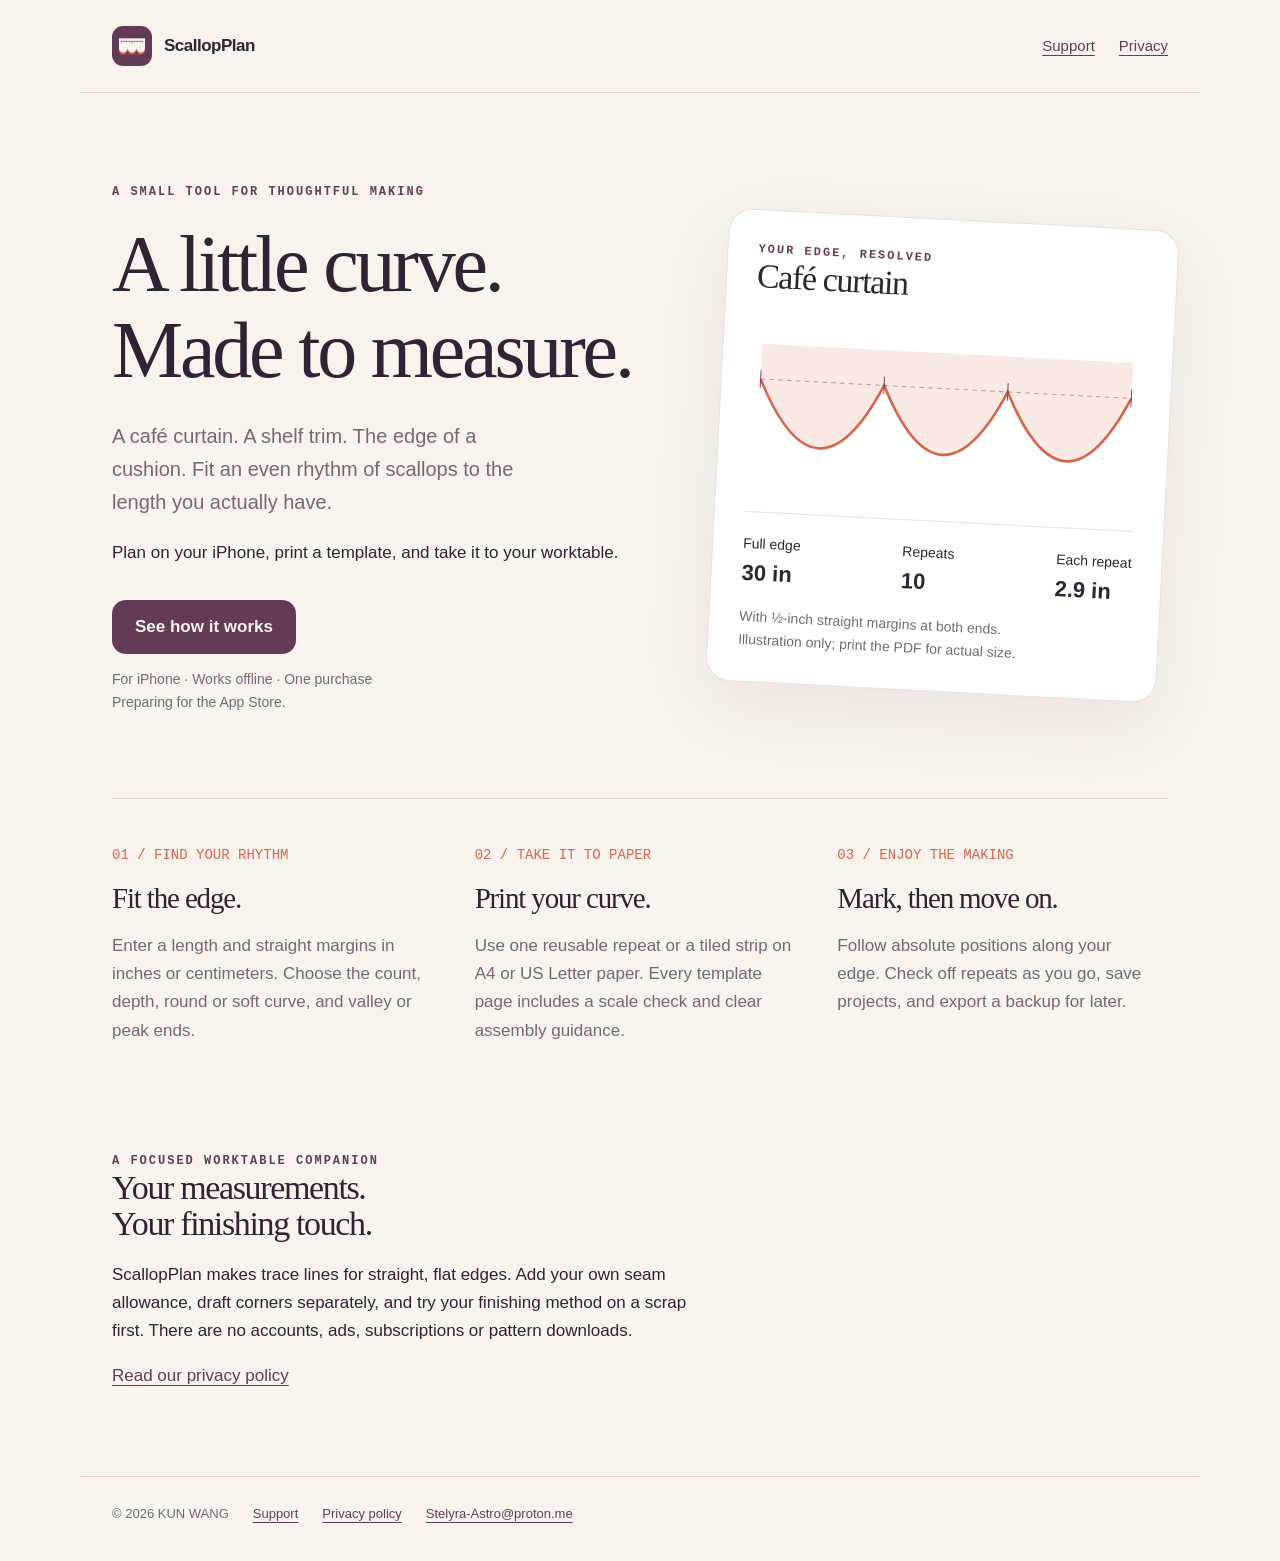
<file: index.html>
<!doctype html>
<html lang="en"><head><meta charset="utf-8"><meta name="viewport" content="width=device-width,initial-scale=1"><meta name="color-scheme" content="light"><meta name="description" content="Fit scallops to your straight edge. ScallopPlan for iPhone turns your measurements into printable templates and a marking guide, entirely offline."><title>ScallopPlan — A little curve, made to measure</title><link rel="stylesheet" href="style.css"><link rel="icon" href="icon.png"></head>
<body><a class="skip" href="#main">Skip to content</a><header><a class="brand" href="./"><img src="icon.png" width="40" height="40" alt="">ScallopPlan</a><nav aria-label="Main"><a href="support.html">Support</a><a href="privacy.html">Privacy</a></nav></header>
<main id="main"><section class="hero"><div><div class="eyebrow">A small tool for thoughtful making</div><h1>A little curve.<br>Made to measure.</h1><p class="intro">A café curtain. A shelf trim. The edge of a cushion. Fit an even rhythm of scallops to the length you actually have.</p><p>Plan on your iPhone, print a template, and take it to your worktable.</p><a class="button" href="support.html">See how it works</a><p class="small">For iPhone · Works offline · One purchase<br>Preparing for the App Store.</p></div>
<div class="ribbon-card" aria-label="Illustration of a scalloped edge with ten repeats"><div class="eyebrow">Your edge, resolved</div><h2>Café curtain</h2><svg viewBox="0 0 440 165" role="img" aria-label="Three rounded scallops with measured repeat boundaries"><path d="M10 15H430V55Q360 205 290 55Q220 205 150 55Q80 205 10 55Z" fill="#f8e9e4"/><path d="M10 55Q80 205 150 55Q220 205 290 55Q360 205 430 55" fill="none" stroke="#d5654e" stroke-width="3"/><path d="M10 55H430" stroke="#643b57" stroke-dasharray="5 5" opacity=".5"/><g stroke="#643b57"><path d="M10 45V65M150 45V65M290 45V65M430 45V65"/></g></svg><div class="pair"><span>Full edge<strong>30 in</strong></span><span>Repeats<strong>10</strong></span><span>Each repeat<strong>2.9 in</strong></span></div><p class="small">With ½-inch straight margins at both ends.<br>Illustration only; print the PDF for actual size.</p></div></section>
<section class="steps" aria-label="How it works"><article><span class="step">01 / FIND YOUR RHYTHM</span><h2>Fit the edge.</h2><p>Enter a length and straight margins in inches or centimeters. Choose the count, depth, round or soft curve, and valley or peak ends.</p></article><article><span class="step">02 / TAKE IT TO PAPER</span><h2>Print your curve.</h2><p>Use one reusable repeat or a tiled strip on A4 or US Letter paper. Every template page includes a scale check and clear assembly guidance.</p></article><article><span class="step">03 / ENJOY THE MAKING</span><h2>Mark, then move on.</h2><p>Follow absolute positions along your edge. Check off repeats as you go, save projects, and export a backup for later.</p></article></section>
<section class="endnote"><div class="eyebrow">A focused worktable companion</div><h2>Your measurements.<br>Your finishing touch.</h2><p>ScallopPlan makes trace lines for straight, flat edges. Add your own seam allowance, draft corners separately, and try your finishing method on a scrap first. There are no accounts, ads, subscriptions or pattern downloads.</p><a href="privacy.html">Read our privacy policy</a></section></main><footer><span>© 2026 KUN WANG</span><a href="support.html">Support</a><a href="privacy.html">Privacy policy</a><a href="mailto:Stelyra-Astro@proton.me">Stelyra-Astro@proton.me</a></footer></body></html>
</file>
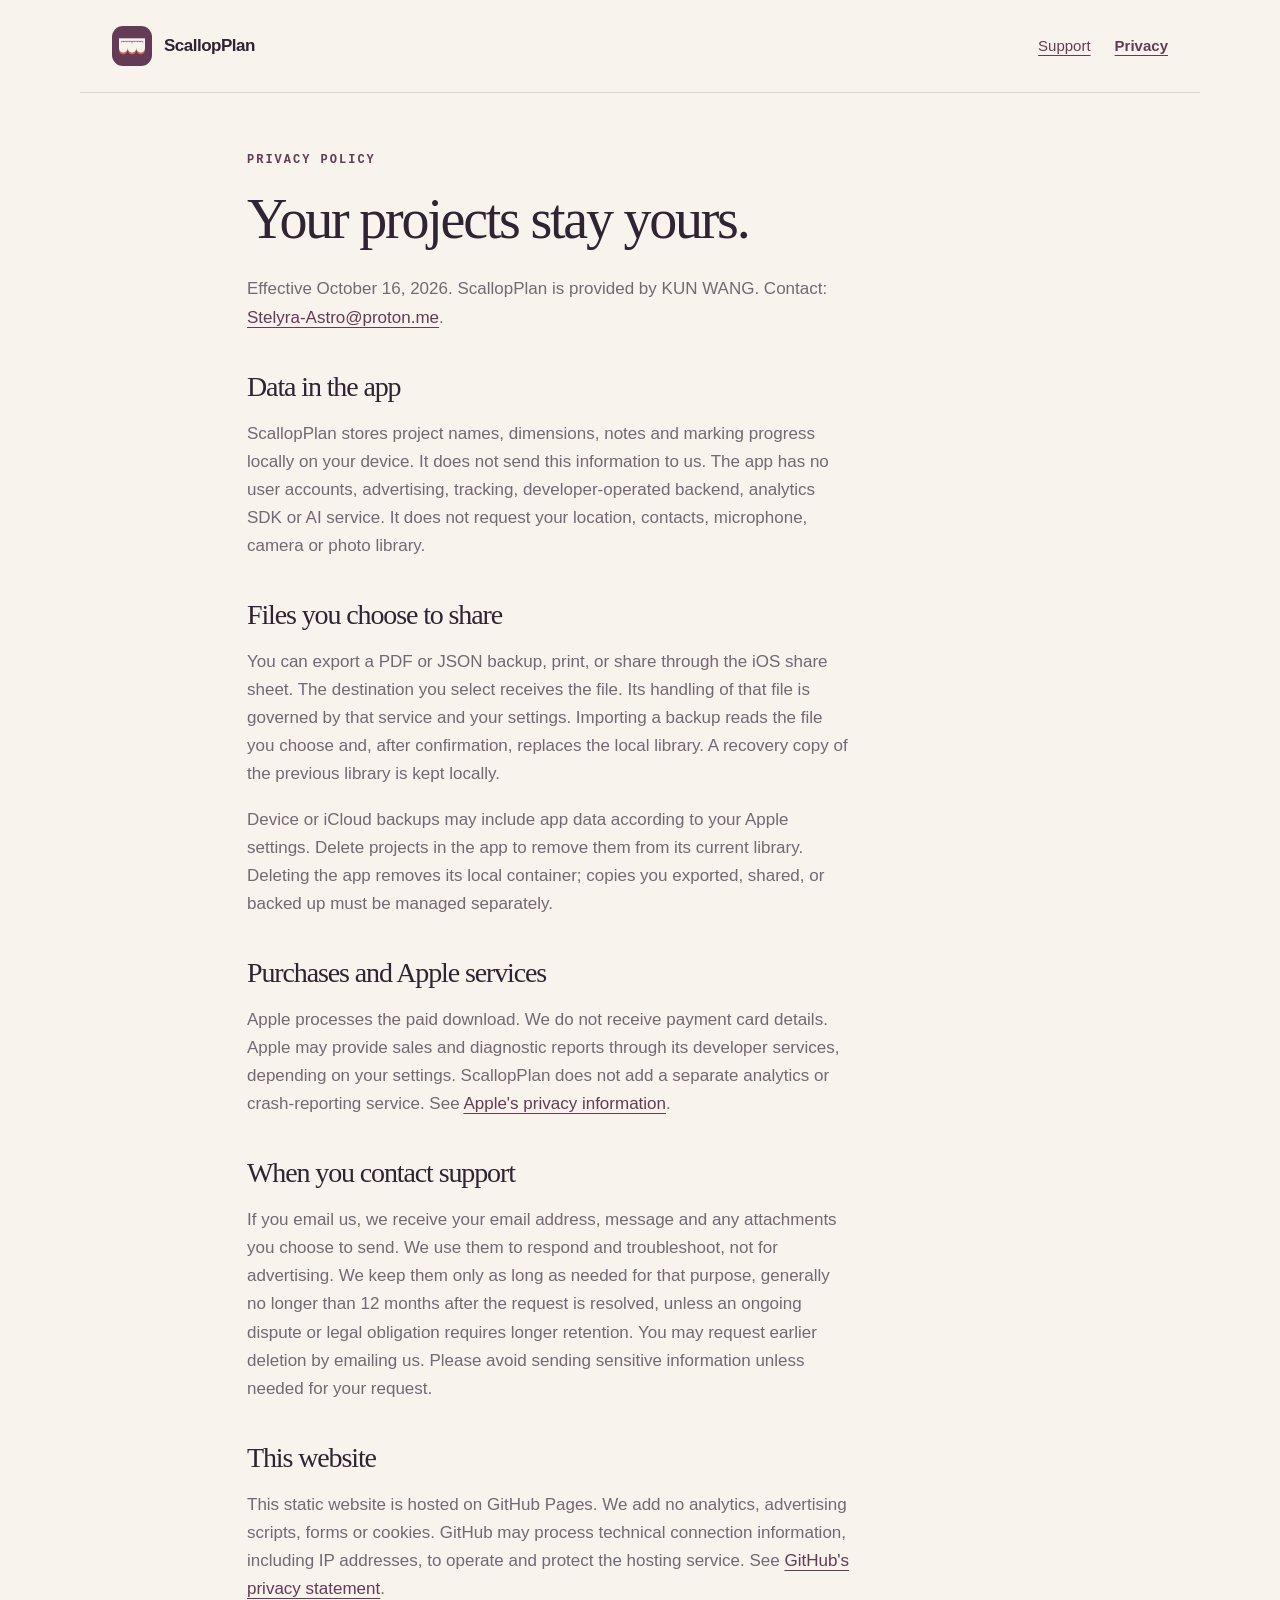
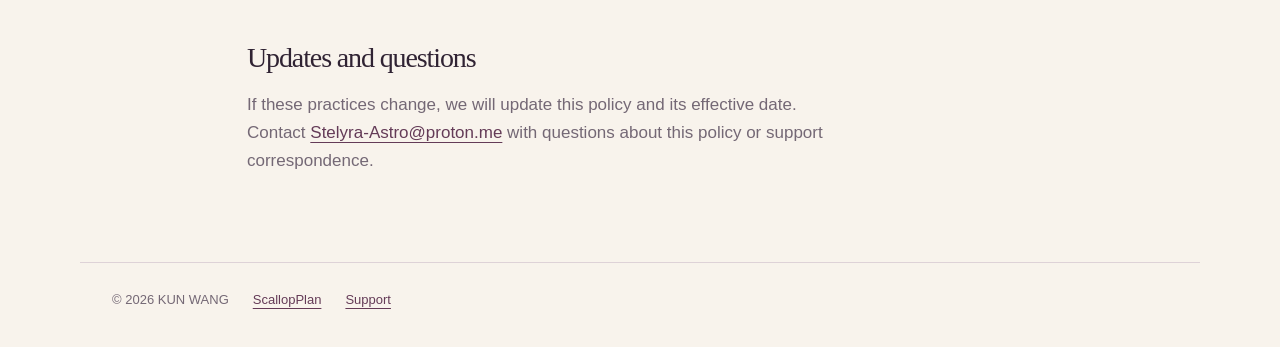
<file: privacy.html>
<!doctype html>
<html lang="en"><head><meta charset="utf-8"><meta name="viewport" content="width=device-width,initial-scale=1"><meta name="color-scheme" content="light"><meta name="description" content="ScallopPlan privacy policy. Projects stay on your device; no accounts, tracking, advertising or developer analytics."><title>Privacy policy — ScallopPlan</title><link rel="stylesheet" href="style.css"><link rel="icon" href="icon.png"></head><body><a class="skip" href="#main">Skip to content</a><header><a class="brand" href="./"><img src="icon.png" width="40" height="40" alt="">ScallopPlan</a><nav aria-label="Main"><a href="support.html">Support</a><a href="privacy.html" aria-current="page">Privacy</a></nav></header><main class="article" id="main"><div class="eyebrow">Privacy policy</div><h1>Your projects stay yours.</h1><p>Effective October 16, 2026. ScallopPlan is provided by KUN WANG. Contact: <a href="mailto:Stelyra-Astro@proton.me">Stelyra-Astro@proton.me</a>.</p>
<h2>Data in the app</h2><p>ScallopPlan stores project names, dimensions, notes and marking progress locally on your device. It does not send this information to us. The app has no user accounts, advertising, tracking, developer-operated backend, analytics SDK or AI service. It does not request your location, contacts, microphone, camera or photo library.</p>
<h2>Files you choose to share</h2><p>You can export a PDF or JSON backup, print, or share through the iOS share sheet. The destination you select receives the file. Its handling of that file is governed by that service and your settings. Importing a backup reads the file you choose and, after confirmation, replaces the local library. A recovery copy of the previous library is kept locally.</p><p>Device or iCloud backups may include app data according to your Apple settings. Delete projects in the app to remove them from its current library. Deleting the app removes its local container; copies you exported, shared, or backed up must be managed separately.</p>
<h2>Purchases and Apple services</h2><p>Apple processes the paid download. We do not receive payment card details. Apple may provide sales and diagnostic reports through its developer services, depending on your settings. ScallopPlan does not add a separate analytics or crash-reporting service. See <a href="https://www.apple.com/legal/privacy/">Apple's privacy information</a>.</p>
<h2>When you contact support</h2><p>If you email us, we receive your email address, message and any attachments you choose to send. We use them to respond and troubleshoot, not for advertising. We keep them only as long as needed for that purpose, generally no longer than 12 months after the request is resolved, unless an ongoing dispute or legal obligation requires longer retention. You may request earlier deletion by emailing us. Please avoid sending sensitive information unless needed for your request.</p>
<h2>This website</h2><p>This static website is hosted on GitHub Pages. We add no analytics, advertising scripts, forms or cookies. GitHub may process technical connection information, including IP addresses, to operate and protect the hosting service. See <a href="https://docs.github.com/en/site-policy/privacy-policies/github-general-privacy-statement">GitHub's privacy statement</a>.</p>
<h2>Updates and questions</h2><p>If these practices change, we will update this policy and its effective date. Contact <a href="mailto:Stelyra-Astro@proton.me">Stelyra-Astro@proton.me</a> with questions about this policy or support correspondence.</p></main><footer><span>© 2026 KUN WANG</span><a href="./">ScallopPlan</a><a href="support.html">Support</a></footer></body></html>
</file>
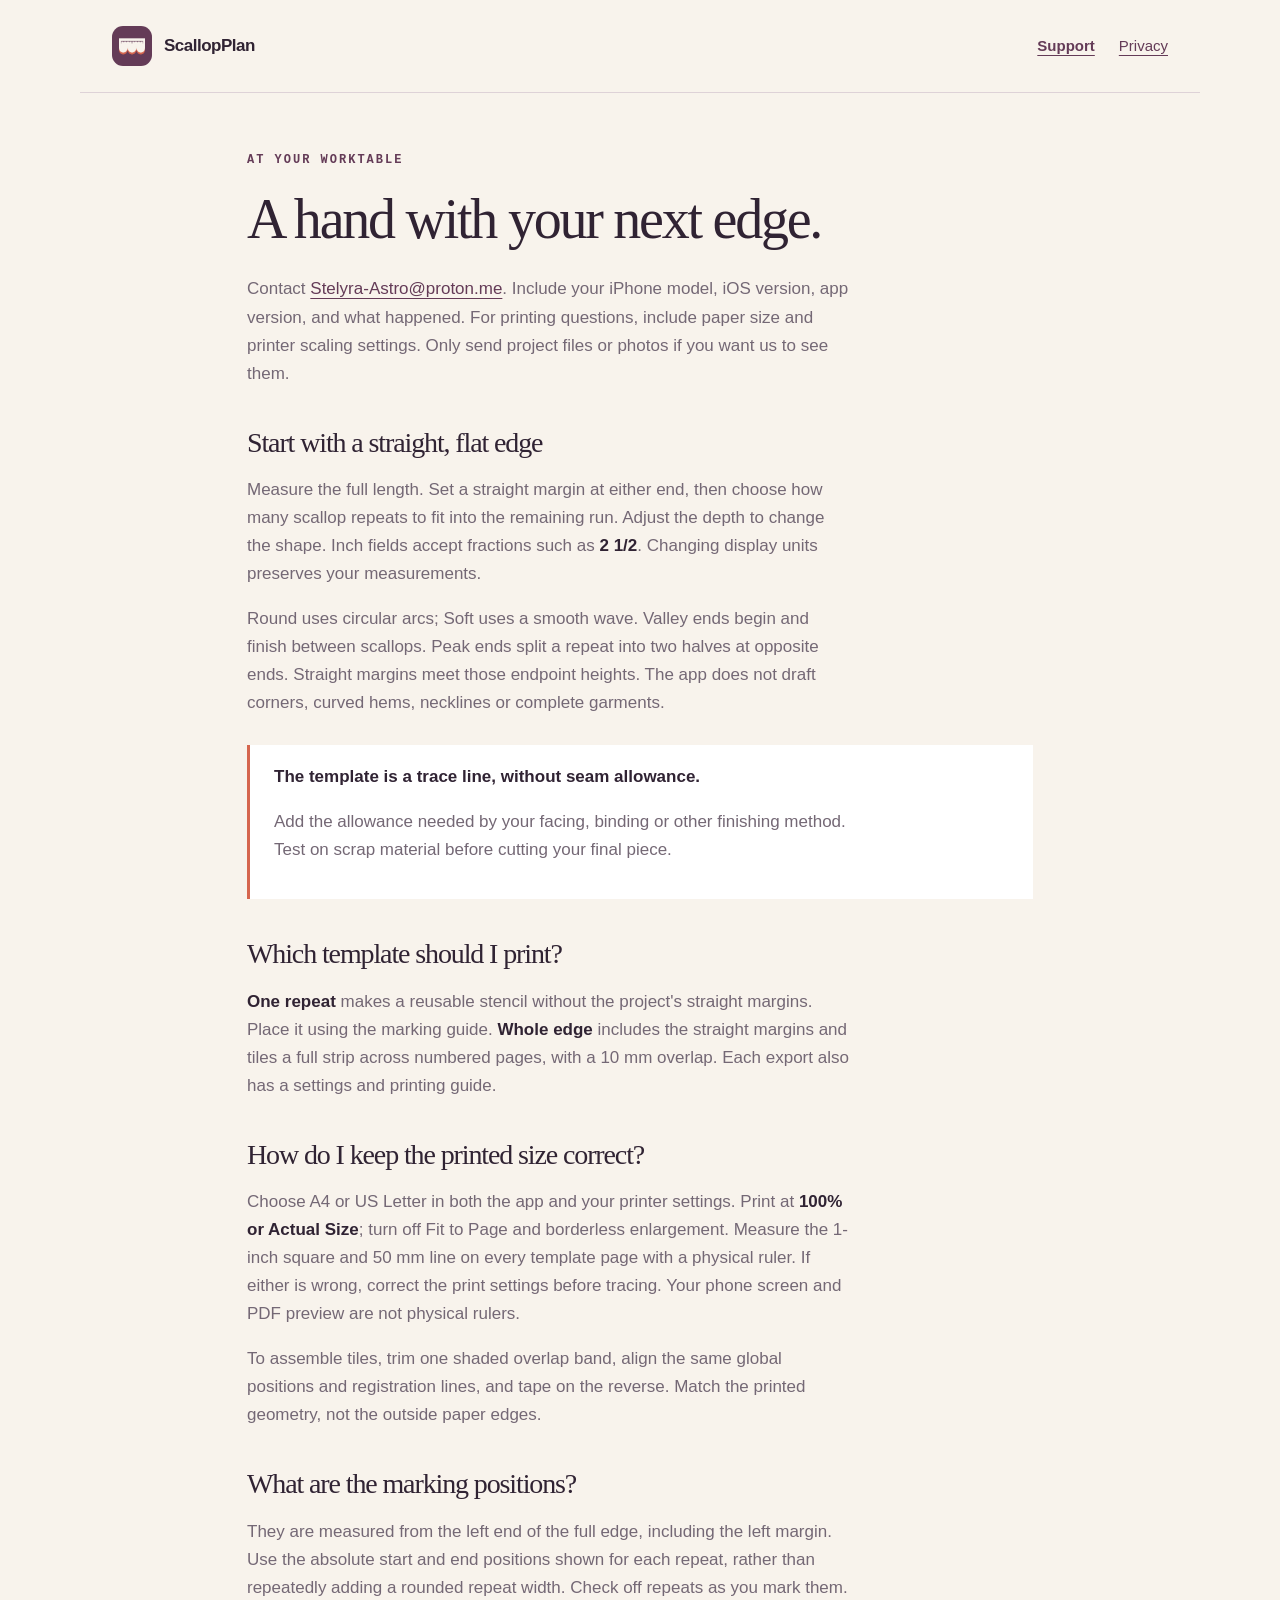
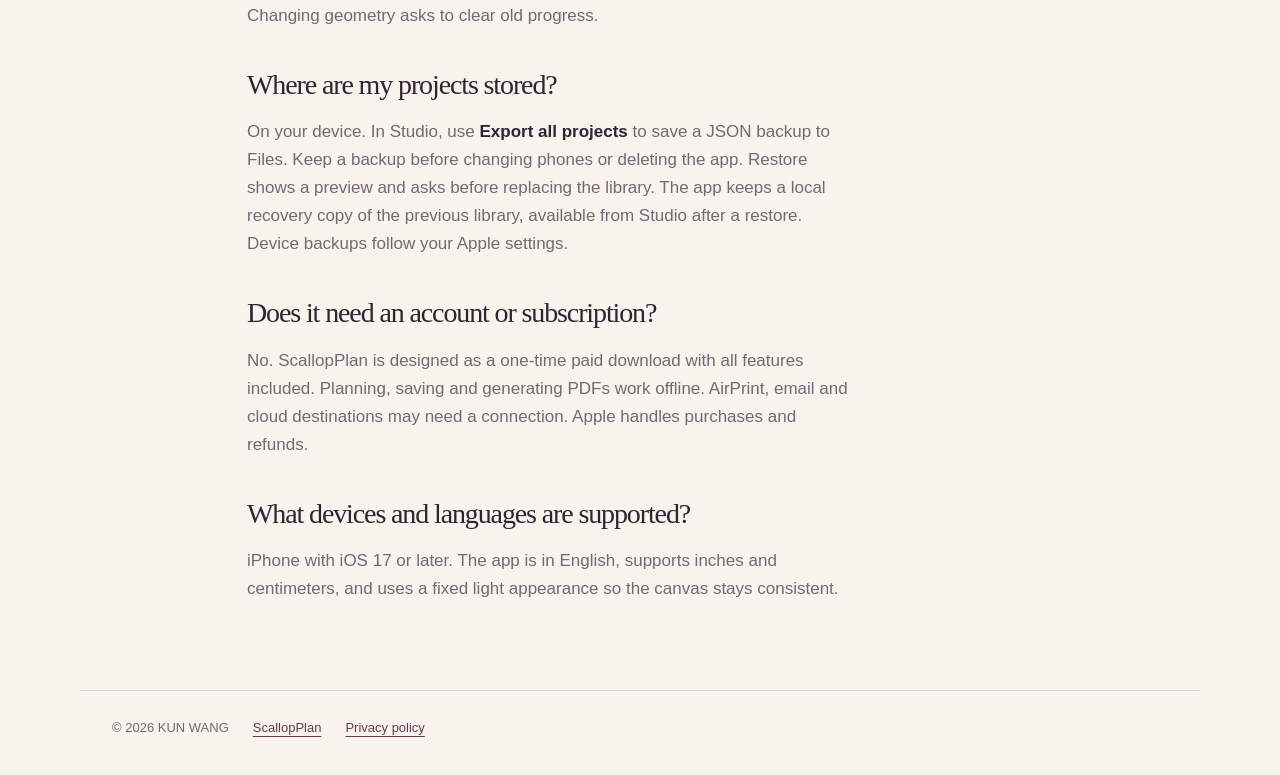
<file: support.html>
<!doctype html>
<html lang="en"><head><meta charset="utf-8"><meta name="viewport" content="width=device-width,initial-scale=1"><meta name="color-scheme" content="light"><meta name="description" content="Help with ScallopPlan measurements, printing at actual size, marking scallops and keeping a backup."><title>Support & printing guide — ScallopPlan</title><link rel="stylesheet" href="style.css"><link rel="icon" href="icon.png"></head><body><a class="skip" href="#main">Skip to content</a><header><a class="brand" href="./"><img src="icon.png" width="40" height="40" alt="">ScallopPlan</a><nav aria-label="Main"><a href="support.html" aria-current="page">Support</a><a href="privacy.html">Privacy</a></nav></header><main class="article" id="main"><div class="eyebrow">At your worktable</div><h1>A hand with your next edge.</h1><p>Contact <a href="mailto:Stelyra-Astro@proton.me?subject=ScallopPlan%20support">Stelyra-Astro@proton.me</a>. Include your iPhone model, iOS version, app version, and what happened. For printing questions, include paper size and printer scaling settings. Only send project files or photos if you want us to see them.</p>
<h2>Start with a straight, flat edge</h2><p>Measure the full length. Set a straight margin at either end, then choose how many scallop repeats to fit into the remaining run. Adjust the depth to change the shape. Inch fields accept fractions such as <strong>2 1/2</strong>. Changing display units preserves your measurements.</p><p>Round uses circular arcs; Soft uses a smooth wave. Valley ends begin and finish between scallops. Peak ends split a repeat into two halves at opposite ends. Straight margins meet those endpoint heights. The app does not draft corners, curved hems, necklines or complete garments.</p>
<div class="note"><strong>The template is a trace line, without seam allowance.</strong><p>Add the allowance needed by your facing, binding or other finishing method. Test on scrap material before cutting your final piece.</p></div>
<h2>Which template should I print?</h2><p><strong>One repeat</strong> makes a reusable stencil without the project's straight margins. Place it using the marking guide. <strong>Whole edge</strong> includes the straight margins and tiles a full strip across numbered pages, with a 10 mm overlap. Each export also has a settings and printing guide.</p>
<h2>How do I keep the printed size correct?</h2><p>Choose A4 or US Letter in both the app and your printer settings. Print at <strong>100% or Actual Size</strong>; turn off Fit to Page and borderless enlargement. Measure the 1-inch square and 50 mm line on every template page with a physical ruler. If either is wrong, correct the print settings before tracing. Your phone screen and PDF preview are not physical rulers.</p><p>To assemble tiles, trim one shaded overlap band, align the same global positions and registration lines, and tape on the reverse. Match the printed geometry, not the outside paper edges.</p>
<h2>What are the marking positions?</h2><p>They are measured from the left end of the full edge, including the left margin. Use the absolute start and end positions shown for each repeat, rather than repeatedly adding a rounded repeat width. Check off repeats as you mark them. Changing geometry asks to clear old progress.</p>
<h2>Where are my projects stored?</h2><p>On your device. In Studio, use <strong>Export all projects</strong> to save a JSON backup to Files. Keep a backup before changing phones or deleting the app. Restore shows a preview and asks before replacing the library. The app keeps a local recovery copy of the previous library, available from Studio after a restore. Device backups follow your Apple settings.</p>
<h2>Does it need an account or subscription?</h2><p>No. ScallopPlan is designed as a one-time paid download with all features included. Planning, saving and generating PDFs work offline. AirPrint, email and cloud destinations may need a connection. Apple handles purchases and refunds.</p>
<h2>What devices and languages are supported?</h2><p>iPhone with iOS 17 or later. The app is in English, supports inches and centimeters, and uses a fixed light appearance so the canvas stays consistent.</p></main><footer><span>© 2026 KUN WANG</span><a href="./">ScallopPlan</a><a href="privacy.html">Privacy policy</a></footer></body></html>
</file>
<file: style.css>
:root{color-scheme:light;--paper:#f8f3ec;--ink:#302333;--plum:#643b57;--coral:#d5654e;--muted:#746875}*{box-sizing:border-box}body{margin:0;background:var(--paper);color:var(--ink);font:17px/1.65 -apple-system,BlinkMacSystemFont,"Segoe UI",sans-serif}a{color:var(--plum);text-underline-offset:4px}a:focus-visible{outline:3px solid var(--coral);outline-offset:5px}header,main,footer{max-width:1120px;margin:auto;padding:26px 32px}header{display:flex;align-items:center;justify-content:space-between;border-bottom:1px solid #ded2d7;gap:24px}.brand{display:flex;align-items:center;gap:12px;color:var(--ink);text-decoration:none;font-weight:700;letter-spacing:-.5px}.brand img{border-radius:11px}nav{display:flex;gap:24px;font-size:15px}nav a[aria-current]{font-weight:700}h1,h2{font-family:Georgia,"Times New Roman",serif;font-weight:400;line-height:1.08;letter-spacing:-.04em}h1{font-size:clamp(44px,6.6vw,80px);margin:20px 0 26px}h2{font-size:34px;margin:0 0 18px}p{max-width:64ch}.eyebrow{color:var(--plum);font:600 12px/1.5 ui-monospace,monospace;letter-spacing:2px;text-transform:uppercase}.hero{display:grid;grid-template-columns:1.2fr 1fr;align-items:center;gap:64px;padding:64px 0 70px}.hero .intro{font-size:20px;color:var(--muted);max-width:38ch}.button{display:inline-block;background:var(--plum);color:var(--paper);text-decoration:none;border-radius:14px;padding:13px 23px;margin-top:16px;font-weight:600}.small{font-size:14px;color:var(--muted)}.ribbon-card{background:white;border:1px solid #e9dfdf;box-shadow:0 24px 70px #643b5712;border-radius:24px;padding:30px;transform:rotate(3deg)}.ribbon-card svg{width:100%;height:auto;display:block;margin:35px 0}.ribbon-card .pair{display:flex;justify-content:space-between;gap:12px;border-top:1px solid #e8dedf;padding-top:20px;font-size:14px}.pair strong{display:block;font-size:22px;color:var(--ink)}.ribbon-card .small{margin-bottom:0}.steps{display:grid;grid-template-columns:repeat(3,1fr);gap:32px;border-top:1px solid #ded2d7;padding:48px 0}.steps article{padding-right:12px}.steps h2{font-size:29px}.step{font:14px ui-monospace,monospace;color:var(--coral);display:block;margin-bottom:20px}.steps p{color:var(--muted)}.note{border-left:3px solid var(--coral);padding:18px 24px;background:white;margin:28px 0}.endnote{padding:42px 0 60px}.article{max-width:850px;padding-top:58px;padding-bottom:70px}.article h1{font-size:56px}.article h2{font-size:28px;margin-top:40px}.article p,.article li{color:var(--muted)}.article strong{color:var(--ink)}footer{border-top:1px solid #ded2d7;color:var(--muted);font-size:13px;display:flex;flex-wrap:wrap;gap:10px 24px;padding-bottom:36px}.skip{position:absolute;left:12px;top:-90px}.skip:focus{top:12px;background:white;padding:12px;z-index:5}@media(max-width:700px){header,main,footer{padding-left:22px;padding-right:22px}header{gap:12px}nav{gap:14px;font-size:14px}.brand{font-size:16px}.brand img{width:32px;height:32px}.hero{grid-template-columns:1fr;gap:40px;padding-top:42px}.ribbon-card{max-width:440px;transform:rotate(1deg);margin:0 6px}.steps{grid-template-columns:1fr;gap:12px}.steps article{padding:0}.article h1{font-size:43px}.article{padding-top:40px}.endnote{padding-bottom:35px}}@media(prefers-reduced-motion:reduce){*{scroll-behavior:auto}}
</file>
